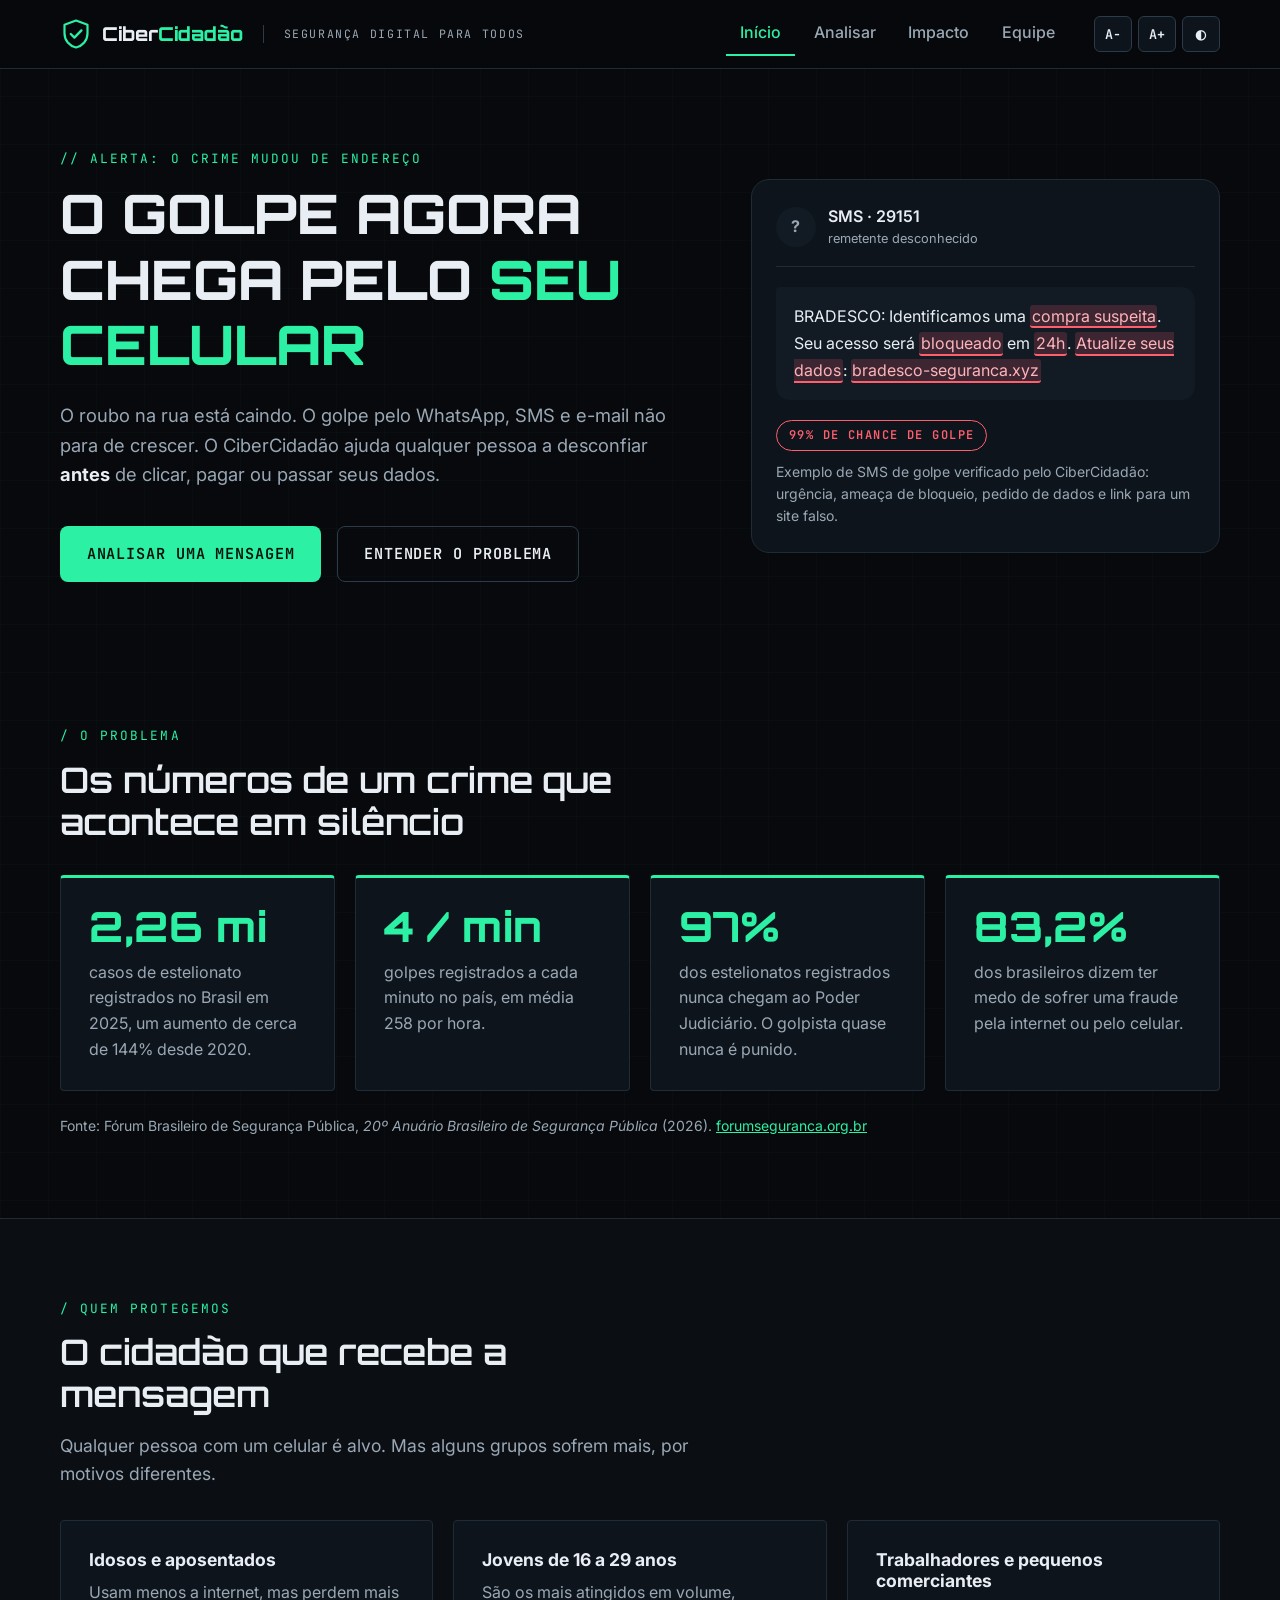
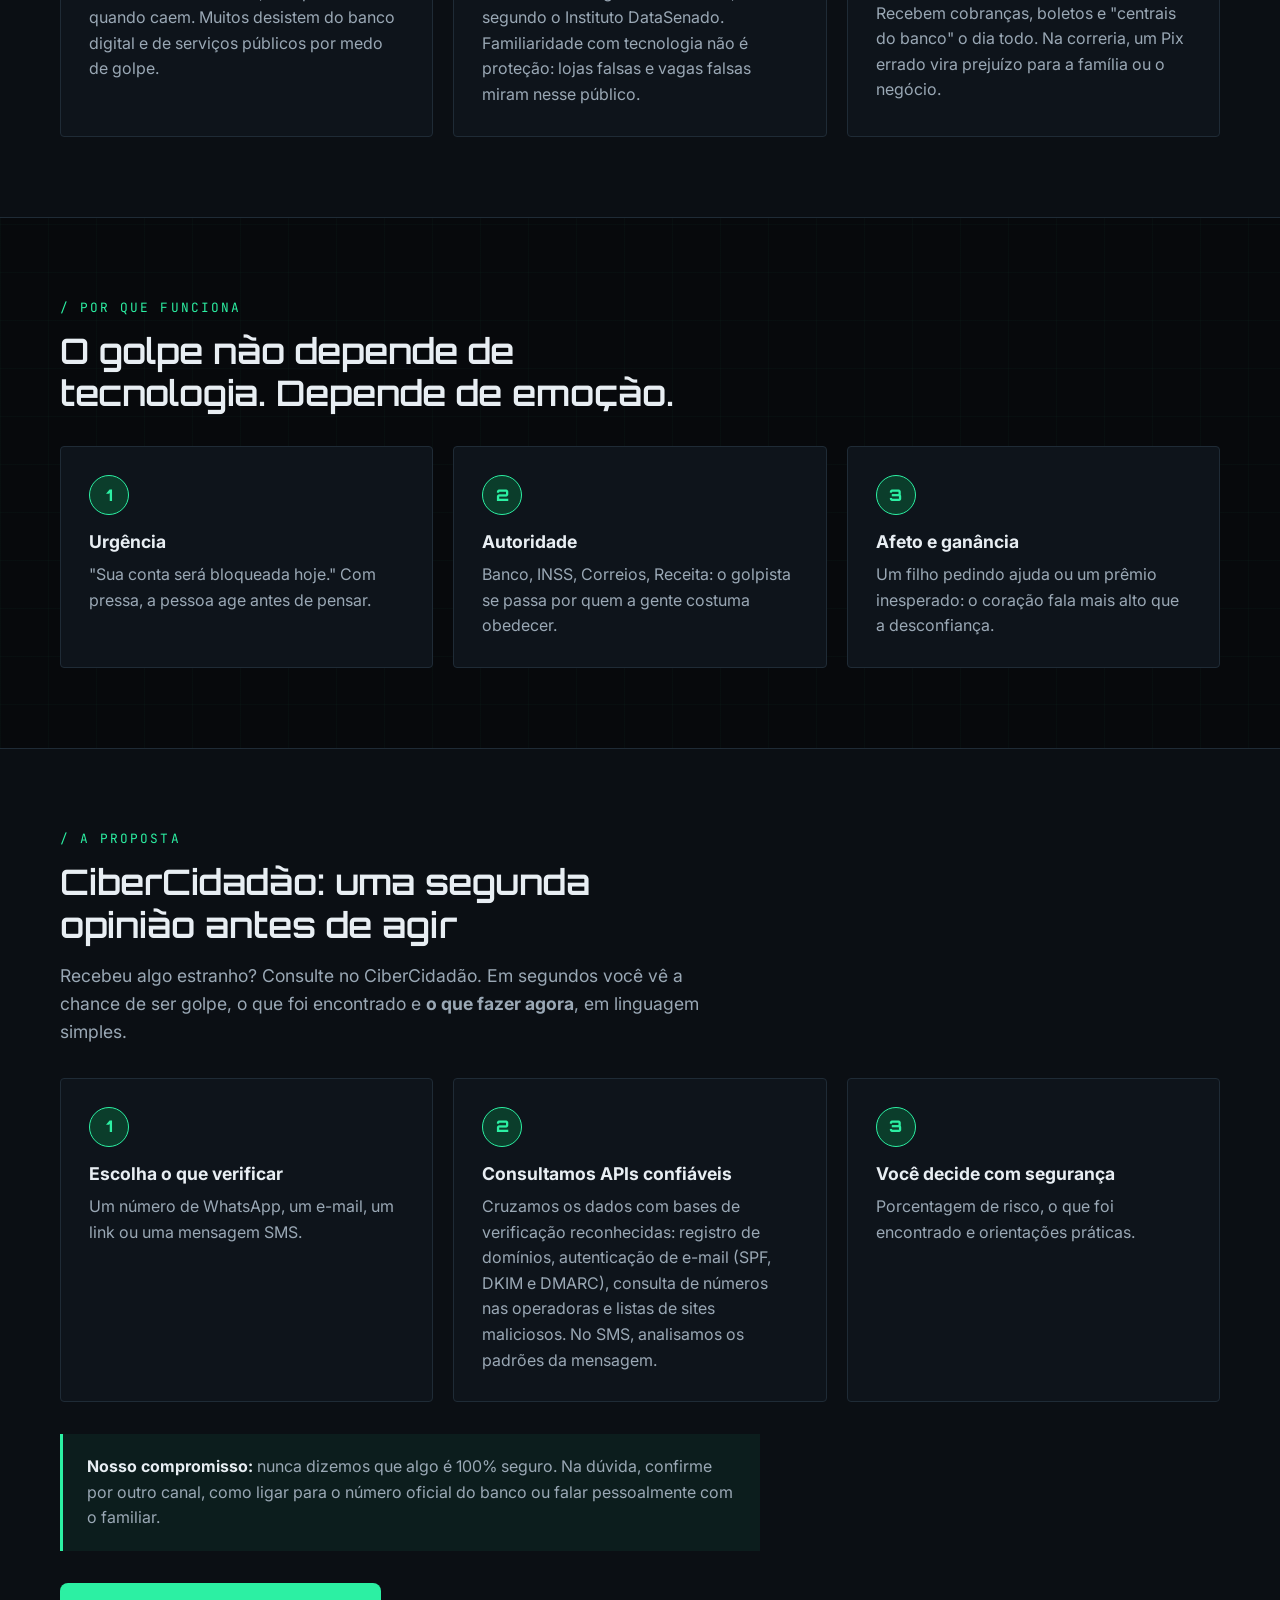
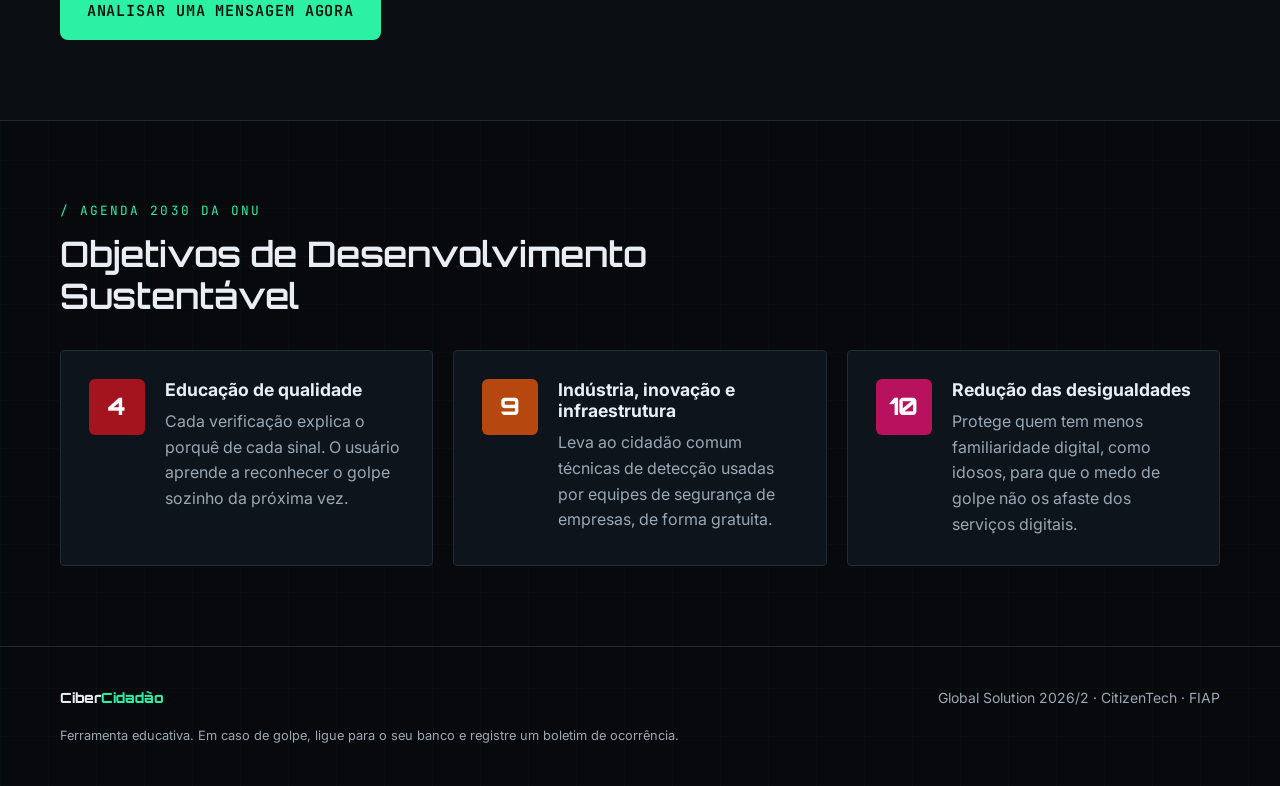
<file: index.html>
<!DOCTYPE html>
<html lang="pt-BR">
<head>
  <meta charset="UTF-8">
  <meta name="viewport" content="width=device-width, initial-scale=1.0">
  <title>CiberCidadão — Segurança digital para todos</title>
  <meta name="description" content="CiberCidadão: entenda o problema dos golpes digitais no Brasil e verifique se uma mensagem é golpe.">
  <link rel="icon" href="img/logo.svg" type="image/svg+xml">
  <link rel="preconnect" href="https://fonts.googleapis.com">
  <link rel="preconnect" href="https://fonts.gstatic.com" crossorigin>
  <link href="https://fonts.googleapis.com/css2?family=Orbitron:wght@600;800&family=JetBrains+Mono:wght@400;600&family=Inter:wght@400;500;600;700&display=swap" rel="stylesheet">
  <link rel="stylesheet" href="css/style.css">
</head>
<body>
  <a class="pular-conteudo" href="#conteudo">Pular para o conteúdo</a>

  <header class="cabecalho">
    <div class="cabecalho-conteudo">
      <a href="index.html" class="logo">
        <img src="img/logo.svg" alt="Escudo do CiberCidadão" width="32" height="32">
        <span>Ciber<span class="destaque">Cidadão</span></span>
      </a>
      <span class="slogan">Segurança digital para todos</span>

      <button class="botao-menu" type="button" aria-expanded="false" aria-controls="area-menu" aria-label="Abrir menu">
        <span class="icone-menu" aria-hidden="true"></span>
      </button>

      <div class="area-menu" id="area-menu">
        <nav aria-label="Menu principal">
          <ul class="menu">
            <li><a href="index.html" aria-current="page">Início</a></li>
            <li><a href="analisar.html">Analisar</a></li>
            <li><a href="impacto.html">Impacto</a></li>
            <li><a href="equipe.html">Equipe</a></li>
          </ul>
        </nav>
        <div class="acessibilidade" role="group" aria-label="Opções de acessibilidade">
          <button type="button" id="diminuir-fonte" aria-label="Diminuir tamanho do texto">A−</button>
          <button type="button" id="aumentar-fonte" aria-label="Aumentar tamanho do texto">A+</button>
          <button type="button" id="botao-contraste" aria-pressed="false" aria-label="Alto contraste">◐</button>
        </div>
      </div>
    </div>
  </header>

  <main id="conteudo">
    <!-- Topo: apresentação do problema -->
    <section class="hero" aria-labelledby="titulo-hero">
      <div class="container hero-conteudo">
        <div>
          <p class="etiqueta">// alerta: o crime mudou de endereço</p>
          <h1 id="titulo-hero" class="titulo-principal">O golpe agora chega pelo <span class="destaque">seu celular</span></h1>
          <p class="texto-grande">
            O roubo na rua está caindo. O golpe pelo WhatsApp, SMS e e-mail não para de crescer.
            O CiberCidadão ajuda qualquer pessoa a desconfiar <strong>antes</strong> de clicar, pagar ou passar seus dados.
          </p>
          <div class="grupo-botoes">
            <a href="analisar.html" class="botao botao-principal">Analisar uma mensagem</a>
            <a href="#problema" class="botao botao-secundario">Entender o problema</a>
          </div>
        </div>

        <figure class="mensagem-exemplo">
          <div class="mensagem-topo">
            <span class="avatar" aria-hidden="true">?</span>
            <div>
              <p class="contato">SMS · 29151</p>
              <p class="status-contato">remetente desconhecido</p>
            </div>
          </div>
          <blockquote class="balao">
            <p>BRADESCO: Identificamos uma <mark>compra suspeita</mark>. Seu acesso será <mark>bloqueado</mark> em <mark>24h</mark>. <mark>Atualize seus dados</mark>: <mark>bradesco-seguranca.xyz</mark></p>
          </blockquote>
          <figcaption>
            <span class="selo selo-alto">99% de chance de golpe</span>
            Exemplo de SMS de golpe verificado pelo CiberCidadão: urgência, ameaça de bloqueio, pedido de dados e link para um site falso.
          </figcaption>
        </figure>
      </div>
    </section>

    <!-- O problema em números -->
    <section id="problema" class="secao" aria-labelledby="titulo-problema">
      <div class="container">
        <p class="etiqueta">/ o problema</p>
        <h2 id="titulo-problema" class="titulo-secao">Os números de um crime que acontece em silêncio</h2>

        <ul class="grade">
          <li class="cartao cartao-destaque">
            <strong class="numero">2,26 mi</strong>
            <p>casos de estelionato registrados no Brasil em 2025, um aumento de cerca de 144% desde 2020.</p>
          </li>
          <li class="cartao cartao-destaque">
            <strong class="numero">4 / min</strong>
            <p>golpes registrados a cada minuto no país, em média 258 por hora.</p>
          </li>
          <li class="cartao cartao-destaque">
            <strong class="numero">97%</strong>
            <p>dos estelionatos registrados nunca chegam ao Poder Judiciário. O golpista quase nunca é punido.</p>
          </li>
          <li class="cartao cartao-destaque">
            <strong class="numero">83,2%</strong>
            <p>dos brasileiros dizem ter medo de sofrer uma fraude pela internet ou pelo celular.</p>
          </li>
        </ul>

        <p class="fonte">
          Fonte: Fórum Brasileiro de Segurança Pública, <cite>20º Anuário Brasileiro de Segurança Pública</cite> (2026).
          <a href="https://forumseguranca.org.br/" target="_blank" rel="noopener noreferrer">forumseguranca.org.br<span class="leitor-tela"> (abre em nova aba)</span></a>
        </p>
      </div>
    </section>

    <!-- Quem é o cidadão -->
    <section class="secao secao-escura" aria-labelledby="titulo-cidadao">
      <div class="container">
        <p class="etiqueta">/ quem protegemos</p>
        <h2 id="titulo-cidadao" class="titulo-secao">O cidadão que recebe a mensagem</h2>
        <p class="introducao">Qualquer pessoa com um celular é alvo. Mas alguns grupos sofrem mais, por motivos diferentes.</p>

        <div class="grade">
          <article class="cartao">
            <h3>Idosos e aposentados</h3>
            <p>Usam menos a internet, mas perdem mais quando caem. Muitos desistem do banco digital e de serviços públicos por medo de golpe.</p>
          </article>
          <article class="cartao">
            <h3>Jovens de 16 a 29 anos</h3>
            <p>São os mais atingidos em volume, segundo o Instituto DataSenado. Familiaridade com tecnologia não é proteção: lojas falsas e vagas falsas miram nesse público.</p>
          </article>
          <article class="cartao">
            <h3>Trabalhadores e pequenos comerciantes</h3>
            <p>Recebem cobranças, boletos e "centrais do banco" o dia todo. Na correria, um Pix errado vira prejuízo para a família ou o negócio.</p>
          </article>
        </div>
      </div>
    </section>

    <!-- Por que o golpe funciona -->
    <section class="secao" aria-labelledby="titulo-gatilhos">
      <div class="container">
        <p class="etiqueta">/ por que funciona</p>
        <h2 id="titulo-gatilhos" class="titulo-secao">O golpe não depende de tecnologia. Depende de emoção.</h2>

        <ol class="grade">
          <li class="cartao">
            <span class="circulo-numero" aria-hidden="true">1</span>
            <h3>Urgência</h3>
            <p>"Sua conta será bloqueada hoje." Com pressa, a pessoa age antes de pensar.</p>
          </li>
          <li class="cartao">
            <span class="circulo-numero" aria-hidden="true">2</span>
            <h3>Autoridade</h3>
            <p>Banco, INSS, Correios, Receita: o golpista se passa por quem a gente costuma obedecer.</p>
          </li>
          <li class="cartao">
            <span class="circulo-numero" aria-hidden="true">3</span>
            <h3>Afeto e ganância</h3>
            <p>Um filho pedindo ajuda ou um prêmio inesperado: o coração fala mais alto que a desconfiança.</p>
          </li>
        </ol>
      </div>
    </section>

    <!-- A solução -->
    <section class="secao secao-escura" aria-labelledby="titulo-solucao">
      <div class="container">
        <p class="etiqueta">/ a proposta</p>
        <h2 id="titulo-solucao" class="titulo-secao">CiberCidadão: uma segunda opinião antes de agir</h2>
        <p class="introducao">
          Recebeu algo estranho? Consulte no CiberCidadão. Em segundos você vê a chance de ser golpe,
          o que foi encontrado e <strong>o que fazer agora</strong>, em linguagem simples.
        </p>

        <ol class="grade">
          <li class="cartao">
            <span class="circulo-numero" aria-hidden="true">1</span>
            <h3>Escolha o que verificar</h3>
            <p>Um número de WhatsApp, um e-mail, um link ou uma mensagem SMS.</p>
          </li>
          <li class="cartao">
            <span class="circulo-numero" aria-hidden="true">2</span>
            <h3>Consultamos APIs confiáveis</h3>
            <p>Cruzamos os dados com bases de verificação reconhecidas: registro de domínios, autenticação de e-mail (SPF, DKIM e DMARC), consulta de números nas operadoras e listas de sites maliciosos. No SMS, analisamos os padrões da mensagem.</p>
          </li>
          <li class="cartao">
            <span class="circulo-numero" aria-hidden="true">3</span>
            <h3>Você decide com segurança</h3>
            <p>Porcentagem de risco, o que foi encontrado e orientações práticas.</p>
          </li>
        </ol>

        <p class="aviso">
          <strong>Nosso compromisso:</strong> nunca dizemos que algo é 100% seguro. Na dúvida, confirme por outro canal,
          como ligar para o número oficial do banco ou falar pessoalmente com o familiar.
        </p>

        <a href="analisar.html" class="botao botao-principal botao-grande">Analisar uma mensagem agora</a>
      </div>
    </section>

    <!-- ODS -->
    <section class="secao" aria-labelledby="titulo-ods">
      <div class="container">
        <p class="etiqueta">/ agenda 2030 da onu</p>
        <h2 id="titulo-ods" class="titulo-secao">Objetivos de Desenvolvimento Sustentável</h2>
        <div class="grade">
          <article class="cartao ods">
            <span class="ods-numero ods-4">4</span>
            <div>
              <h3>Educação de qualidade</h3>
              <p>Cada verificação explica o porquê de cada sinal. O usuário aprende a reconhecer o golpe sozinho da próxima vez.</p>
            </div>
          </article>
          <article class="cartao ods">
            <span class="ods-numero ods-9">9</span>
            <div>
              <h3>Indústria, inovação e infraestrutura</h3>
              <p>Leva ao cidadão comum técnicas de detecção usadas por equipes de segurança de empresas, de forma gratuita.</p>
            </div>
          </article>
          <article class="cartao ods">
            <span class="ods-numero ods-10">10</span>
            <div>
              <h3>Redução das desigualdades</h3>
              <p>Protege quem tem menos familiaridade digital, como idosos, para que o medo de golpe não os afaste dos serviços digitais.</p>
            </div>
          </article>
        </div>
      </div>
    </section>
  </main>

  <footer class="rodape">
    <div class="container rodape-conteudo">
      <p class="logo-rodape">Ciber<span class="destaque">Cidadão</span></p>
      <p>Global Solution 2026/2 · CitizenTech · FIAP</p>
      <p class="aviso-rodape">Ferramenta educativa. Em caso de golpe, ligue para o seu banco e registre um boletim de ocorrência.</p>
    </div>
  </footer>

  <script src="js/main.js"></script>
</body>
</html>
</file>
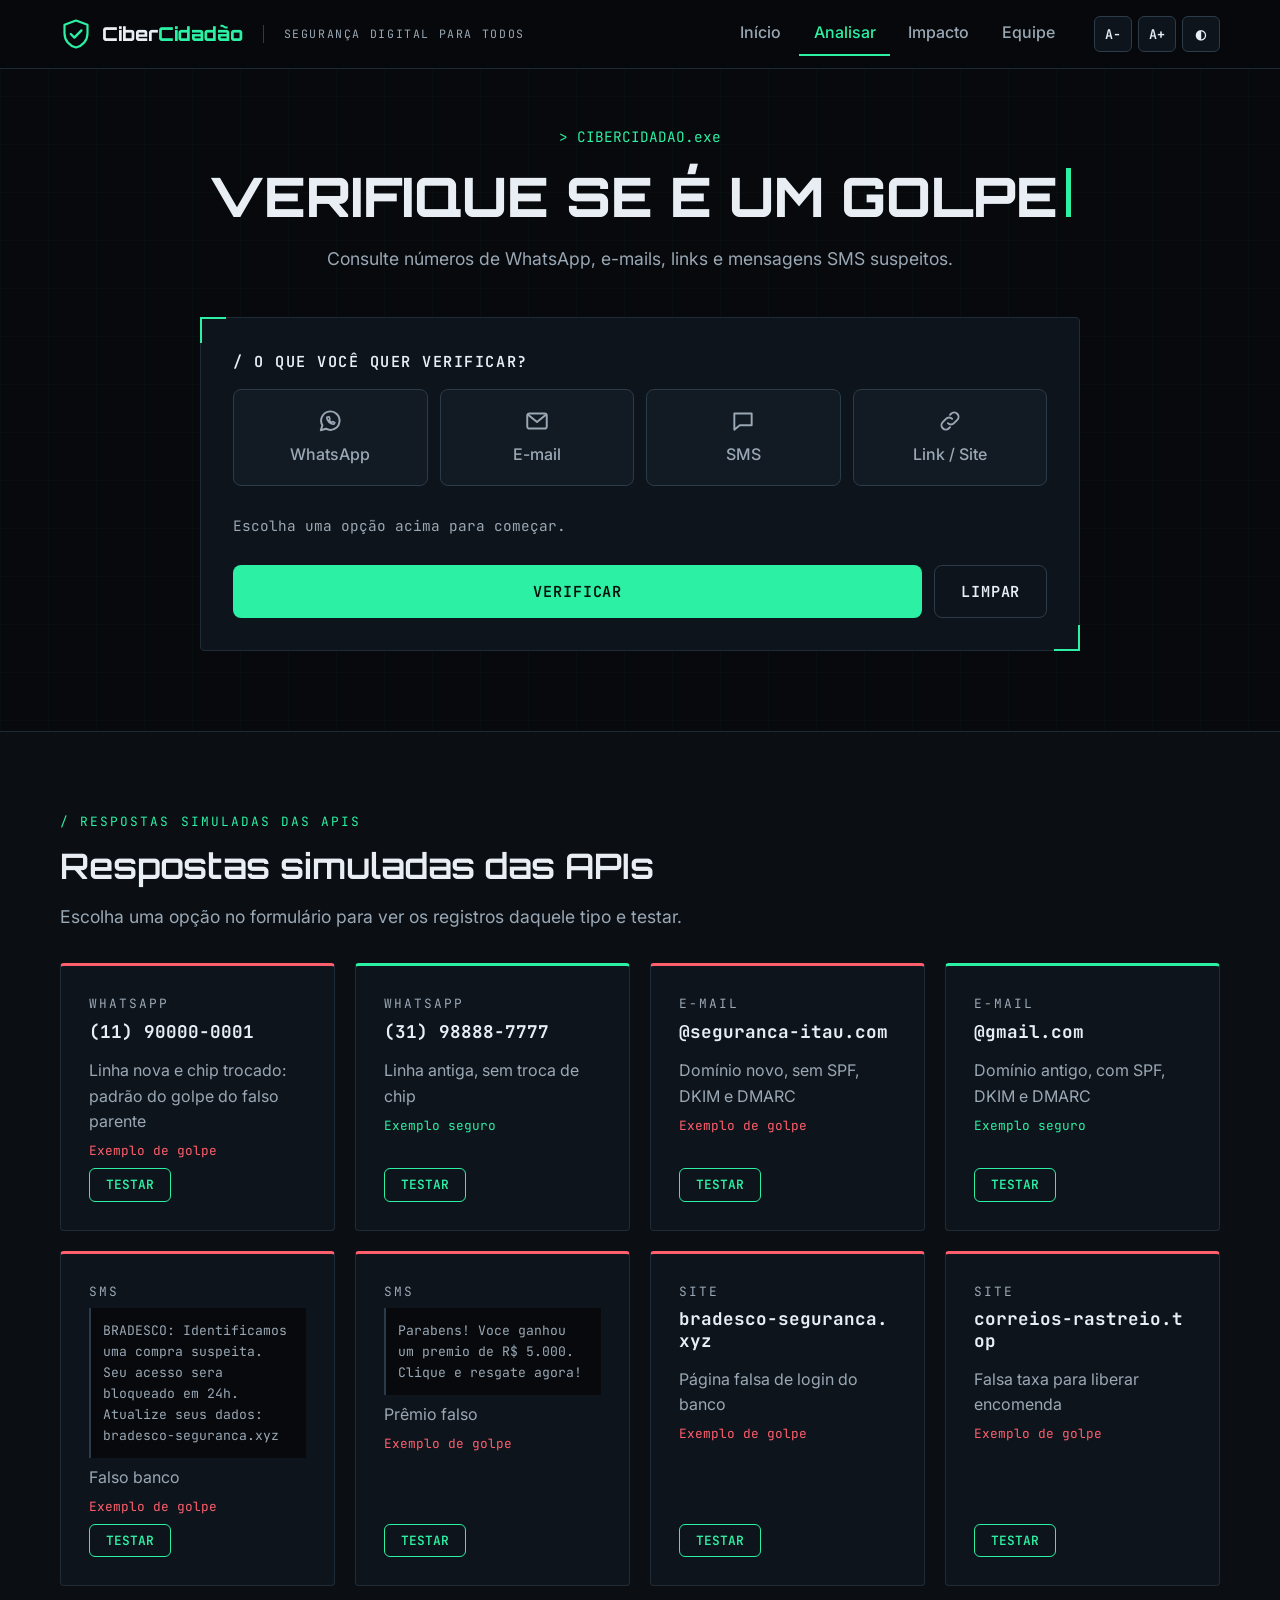
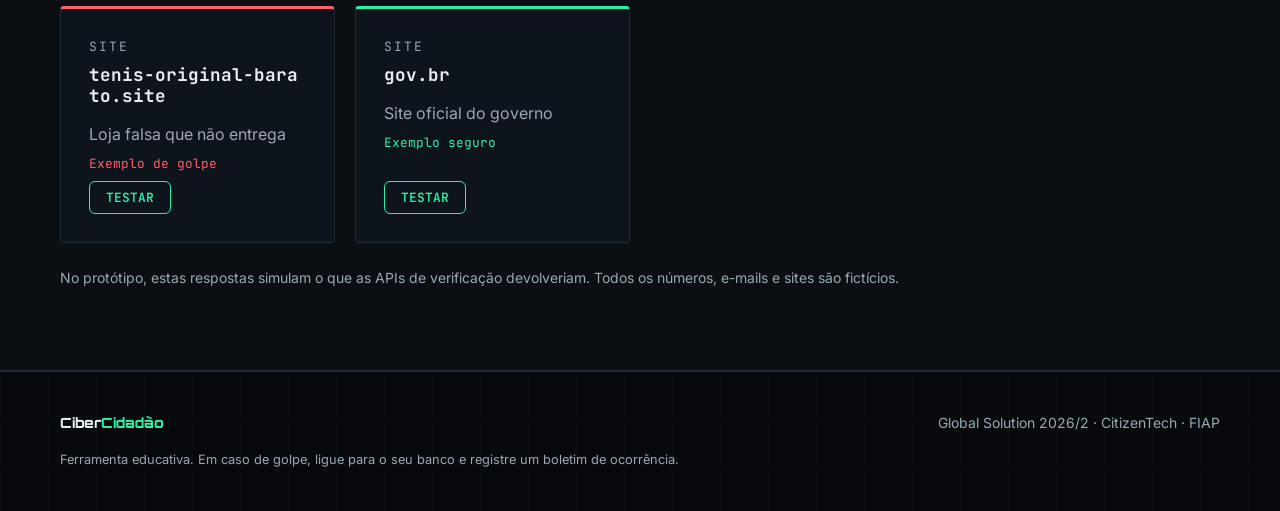
<file: analisar.html>
<!DOCTYPE html>
<html lang="pt-BR">
<head>
  <meta charset="UTF-8">
  <meta name="viewport" content="width=device-width, initial-scale=1.0">
  <title>Analisar — CiberCidadão</title>
  <meta name="description" content="Verifique números de WhatsApp, e-mails, links e SMS suspeitos e veja a chance de ser golpe.">
  <link rel="icon" href="img/logo.svg" type="image/svg+xml">
  <link rel="preconnect" href="https://fonts.googleapis.com">
  <link rel="preconnect" href="https://fonts.gstatic.com" crossorigin>
  <link href="https://fonts.googleapis.com/css2?family=Orbitron:wght@600;800&family=JetBrains+Mono:wght@400;600&family=Inter:wght@400;500;600;700&display=swap" rel="stylesheet">
  <link rel="stylesheet" href="css/style.css">
</head>
<body>
  <a class="pular-conteudo" href="#conteudo">Pular para o conteúdo</a>

  <header class="cabecalho">
    <div class="cabecalho-conteudo">
      <a href="index.html" class="logo">
        <img src="img/logo.svg" alt="Escudo do CiberCidadão" width="32" height="32">
        <span>Ciber<span class="destaque">Cidadão</span></span>
      </a>
      <span class="slogan">Segurança digital para todos</span>

      <button class="botao-menu" type="button" aria-expanded="false" aria-controls="area-menu" aria-label="Abrir menu">
        <span class="icone-menu" aria-hidden="true"></span>
      </button>

      <div class="area-menu" id="area-menu">
        <nav aria-label="Menu principal">
          <ul class="menu">
            <li><a href="index.html">Início</a></li>
            <li><a href="analisar.html" aria-current="page">Analisar</a></li>
            <li><a href="impacto.html">Impacto</a></li>
            <li><a href="equipe.html">Equipe</a></li>
          </ul>
        </nav>
        <div class="acessibilidade" role="group" aria-label="Opções de acessibilidade">
          <button type="button" id="diminuir-fonte" aria-label="Diminuir tamanho do texto">A−</button>
          <button type="button" id="aumentar-fonte" aria-label="Aumentar tamanho do texto">A+</button>
          <button type="button" id="botao-contraste" aria-pressed="false" aria-label="Alto contraste">◐</button>
        </div>
      </div>
    </div>
  </header>

  <main id="conteudo">
    <section class="analise" aria-labelledby="titulo-analise">
      <div class="container-estreito">
        <p class="tag-terminal">&gt; CIBERCIDADAO.exe</p>
        <h1 id="titulo-analise" class="titulo-principal centralizado">Verifique se é um golpe<span class="cursor" aria-hidden="true"></span></h1>
        <p class="subtitulo">Consulte números de WhatsApp, e-mails, links e mensagens SMS suspeitos.</p>

        <!-- Formulário -->
        <form id="formulario" class="painel" novalidate>
          <fieldset class="campo">
            <legend class="rotulo">/ O que você quer verificar?</legend>
            <div class="canais">
              <div class="canal">
                <input type="radio" id="canal-whatsapp" name="canal" value="whatsapp">
                <label for="canal-whatsapp">
                  <img src="img/whatsapp.svg" alt="" width="26" height="26">
                  WhatsApp
                </label>
              </div>
              <div class="canal">
                <input type="radio" id="canal-email" name="canal" value="email">
                <label for="canal-email">
                  <img src="img/email.svg" alt="" width="26" height="26">
                  E-mail
                </label>
              </div>
              <div class="canal">
                <input type="radio" id="canal-sms" name="canal" value="sms">
                <label for="canal-sms">
                  <img src="img/sms.svg" alt="" width="26" height="26">
                  SMS
                </label>
              </div>
              <div class="canal">
                <input type="radio" id="canal-link" name="canal" value="link">
                <label for="canal-link">
                  <img src="img/link.svg" alt="" width="26" height="26">
                  Link / Site
                </label>
              </div>
            </div>
            <p class="erro" id="erro-canal" aria-live="polite"></p>
          </fieldset>

          <p class="aviso-canal" id="aviso-canal">Escolha uma opção acima para começar.</p>

          <!-- Campo de uma linha: WhatsApp, e-mail e link -->
          <div class="campo" id="grupo-valor" hidden>
            <label for="valor" class="rotulo" id="rotulo-valor">/ Valor</label>
            <input type="text" id="valor" name="valor" autocomplete="off" aria-describedby="dica-valor erro-valor">
            <p class="dica" id="dica-valor"></p>
            <p class="erro" id="erro-valor" aria-live="polite"></p>
          </div>

          <!-- Caixa de texto: SMS -->
          <div class="campo" id="grupo-mensagem" hidden>
            <label for="mensagem" class="rotulo">/ Cole a mensagem SMS</label>
            <textarea id="mensagem" name="mensagem" rows="5" maxlength="1000"
              placeholder="Ex.: Sua conta será bloqueada. Clique no link..."
              aria-describedby="dica-mensagem erro-mensagem"></textarea>
            <p class="dica" id="dica-mensagem">Não cole senhas nem números de cartão.</p>
            <p class="erro" id="erro-mensagem" aria-live="polite"></p>
          </div>

          <div class="botoes-formulario">
            <button type="submit" class="botao botao-principal" id="botao-verificar">Verificar</button>
            <button type="reset" class="botao botao-limpar">Limpar</button>
          </div>

          <p class="mensagem-status" id="mensagem-status" role="status" aria-live="polite"></p>
        </form>

        <!-- "Terminal" com as etapas da verificação -->
        <ol class="terminal" id="terminal" aria-hidden="true" hidden></ol>

        <!-- Resultado -->
        <section class="resultado" id="resultado" aria-labelledby="titulo-resultado" hidden>
          <h2 id="titulo-resultado" class="leitor-tela">Resultado da verificação</h2>

          <div class="painel resumo">
            <p class="porcentagem" id="porcentagem">0%</p>
            <div class="resumo-texto">
              <p class="selo" id="selo">—</p>
              <p class="resultado-titulo" id="resultado-titulo">—</p>
              <p class="consultado" id="consultado"></p>
              <p class="alerta-golpe" id="alerta-golpe" hidden></p>
              <label class="leitor-tela" for="barra-risco">Chance de golpe</label>
              <progress class="barra-risco" id="barra-risco" max="100" value="0"></progress>
            </div>
          </div>

          <div class="resultado-colunas">
            <section class="painel" aria-labelledby="titulo-verificacoes">
              <h3 id="titulo-verificacoes">/ Verificações</h3>
              <ul class="lista-verificacoes" id="lista-verificacoes"></ul>
            </section>

            <section class="painel" aria-labelledby="titulo-acoes">
              <h3 id="titulo-acoes">/ O que fazer agora</h3>
              <ul class="lista-acoes" id="lista-acoes"></ul>
            </section>
          </div>
        </section>
      </div>
    </section>

    <!-- Respostas simuladas das APIs (array exibido na tela) -->
    <section class="secao secao-escura" aria-labelledby="titulo-respostas">
      <div class="container">
        <p class="etiqueta">/ respostas simuladas das apis</p>
        <h2 id="titulo-respostas" class="titulo-secao">Respostas simuladas das APIs</h2>
        <p class="introducao" id="descricao-respostas" aria-live="polite"></p>
        <div class="grade" id="lista-respostas"></div>
        <p class="fonte">No protótipo, estas respostas simulam o que as APIs de verificação devolveriam. Todos os números, e-mails e sites são fictícios.</p>
      </div>
    </section>
  </main>

  <footer class="rodape">
    <div class="container rodape-conteudo">
      <p class="logo-rodape">Ciber<span class="destaque">Cidadão</span></p>
      <p>Global Solution 2026/2 · CitizenTech · FIAP</p>
      <p class="aviso-rodape">Ferramenta educativa. Em caso de golpe, ligue para o seu banco e registre um boletim de ocorrência.</p>
    </div>
  </footer>

  <script src="js/main.js"></script>
  <script src="js/banco-de-dados.js"></script>
  <script src="js/verificadores/whatsapp.js"></script>
  <script src="js/verificadores/email.js"></script>
  <script src="js/verificadores/link.js"></script>
  <script src="js/verificadores/sms.js"></script>
  <script src="js/analisar.js"></script>
</body>
</html>
</file>
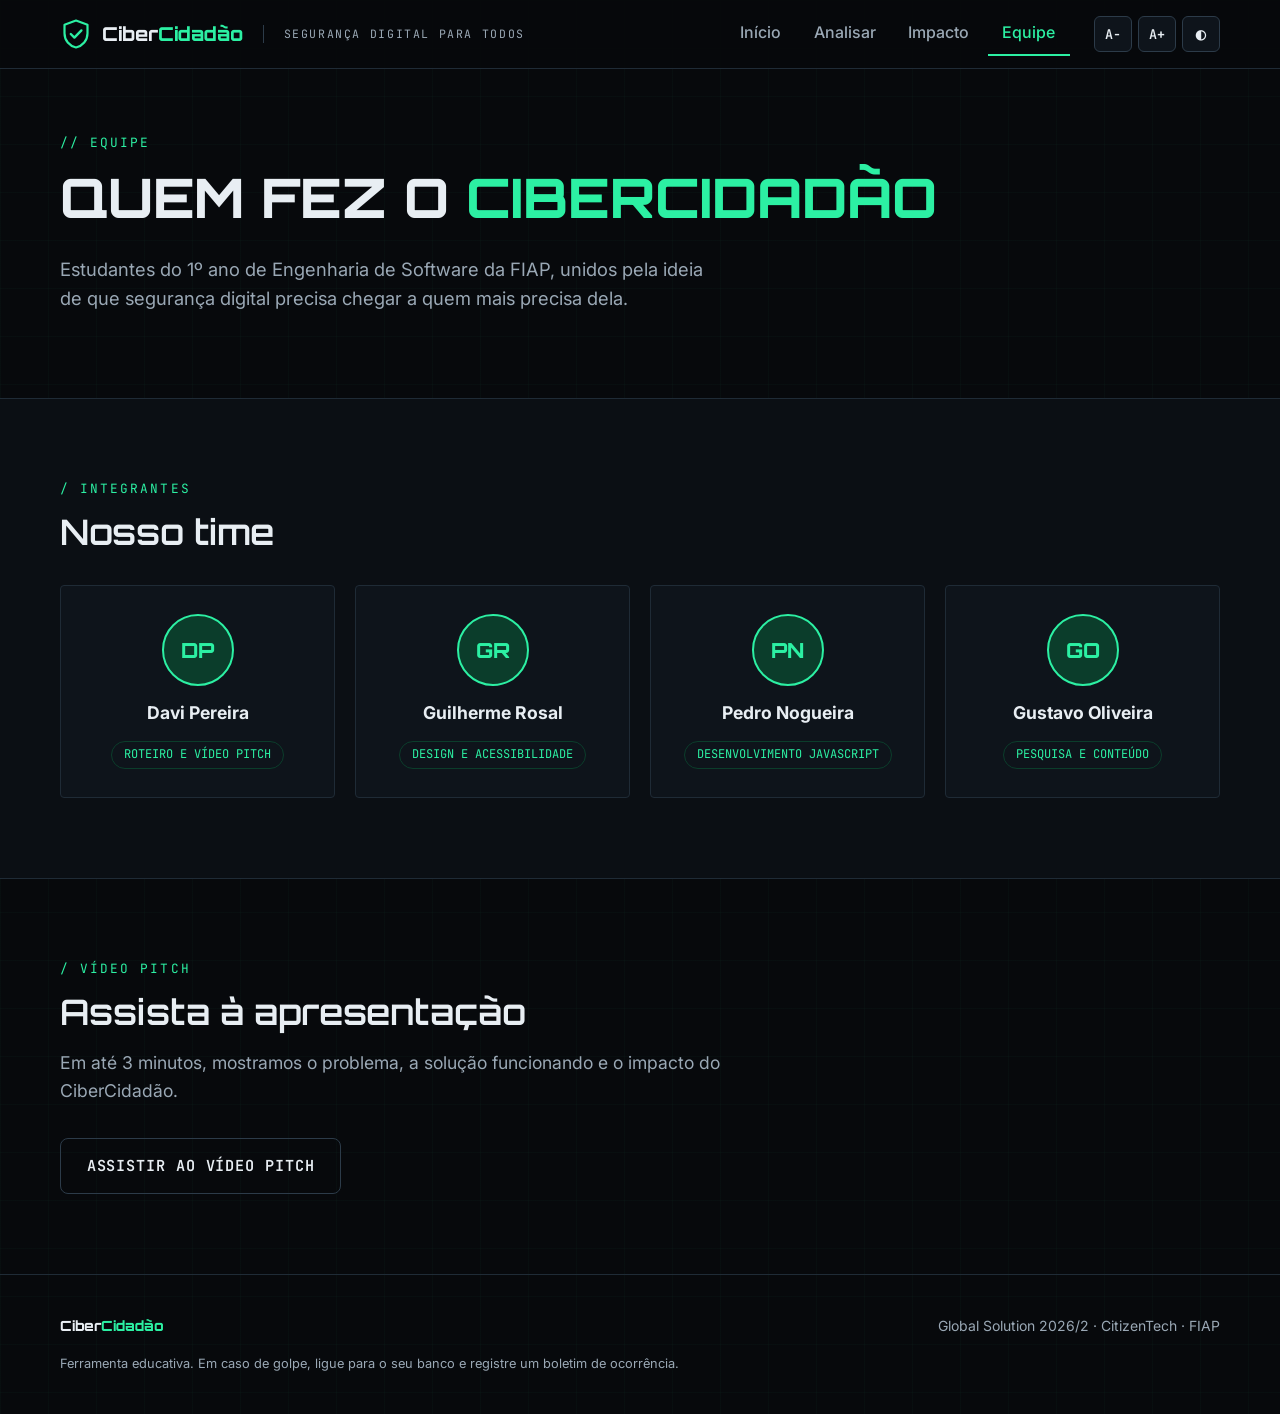
<file: equipe.html>
<!DOCTYPE html>
<html lang="pt-BR">
<head>
  <meta charset="UTF-8">
  <meta name="viewport" content="width=device-width, initial-scale=1.0">
  <title>Equipe — CiberCidadão</title>
  <meta name="description" content="Integrantes da equipe do CiberCidadão e link do vídeo pitch.">
  <link rel="icon" href="img/logo.svg" type="image/svg+xml">
  <link rel="preconnect" href="https://fonts.googleapis.com">
  <link rel="preconnect" href="https://fonts.gstatic.com" crossorigin>
  <link href="https://fonts.googleapis.com/css2?family=Orbitron:wght@600;800&family=JetBrains+Mono:wght@400;600&family=Inter:wght@400;500;600;700&display=swap" rel="stylesheet">
  <link rel="stylesheet" href="css/style.css">
</head>
<body>
  <a class="pular-conteudo" href="#conteudo">Pular para o conteúdo</a>

  <header class="cabecalho">
    <div class="cabecalho-conteudo">
      <a href="index.html" class="logo">
        <img src="img/logo.svg" alt="Escudo do CiberCidadão" width="32" height="32">
        <span>Ciber<span class="destaque">Cidadão</span></span>
      </a>
      <span class="slogan">Segurança digital para todos</span>

      <button class="botao-menu" type="button" aria-expanded="false" aria-controls="area-menu" aria-label="Abrir menu">
        <span class="icone-menu" aria-hidden="true"></span>
      </button>

      <div class="area-menu" id="area-menu">
        <nav aria-label="Menu principal">
          <ul class="menu">
            <li><a href="index.html">Início</a></li>
            <li><a href="analisar.html">Analisar</a></li>
            <li><a href="impacto.html">Impacto</a></li>
            <li><a href="equipe.html" aria-current="page">Equipe</a></li>
          </ul>
        </nav>
        <div class="acessibilidade" role="group" aria-label="Opções de acessibilidade">
          <button type="button" id="diminuir-fonte" aria-label="Diminuir tamanho do texto">A−</button>
          <button type="button" id="aumentar-fonte" aria-label="Aumentar tamanho do texto">A+</button>
          <button type="button" id="botao-contraste" aria-pressed="false" aria-label="Alto contraste">◐</button>
        </div>
      </div>
    </div>
  </header>

  <main id="conteudo">
    <section class="hero-pagina" aria-labelledby="titulo-equipe">
      <div class="container">
        <p class="etiqueta">// equipe</p>
        <h1 id="titulo-equipe" class="titulo-principal">Quem fez o <span class="destaque">CiberCidadão</span></h1>
        <p class="texto-grande">
          Estudantes do 1º ano de Engenharia de Software da FIAP, unidos pela ideia de que segurança digital
          precisa chegar a quem mais precisa dela.
        </p>
      </div>
    </section>

    <section class="secao secao-escura" aria-labelledby="titulo-integrantes">
      <div class="container">
        <p class="etiqueta">/ integrantes</p>
        <h2 id="titulo-integrantes" class="titulo-secao">Nosso time</h2>

        <ul class="grade">
          <li class="cartao membro">
            <span class="avatar-grande" aria-hidden="true">DP</span>
            <h3>Davi Pereira</h3>
            <p class="funcao">Roteiro e vídeo pitch</p>
          </li>
          <li class="cartao membro">
            <span class="avatar-grande" aria-hidden="true">GR</span>
            <h3>Guilherme Rosal</h3>
            <p class="funcao">Design e acessibilidade</p>
          </li>
          <li class="cartao membro">
            <span class="avatar-grande" aria-hidden="true">PN</span>
            <h3>Pedro Nogueira</h3>
            <p class="funcao">Desenvolvimento JavaScript</p>
          </li>
          <li class="cartao membro">
            <span class="avatar-grande" aria-hidden="true">GO</span>
            <h3>Gustavo Oliveira</h3>
            <p class="funcao">Pesquisa e conteúdo</p>
          </li>
        </ul>
      </div>
    </section>

    <section class="secao" aria-labelledby="titulo-pitch">
      <div class="container">
        <p class="etiqueta">/ vídeo pitch</p>
        <h2 id="titulo-pitch" class="titulo-secao">Assista à apresentação</h2>
        <p class="introducao">Em até 3 minutos, mostramos o problema, a solução funcionando e o impacto do CiberCidadão.</p>
        <a href="https://youtu.be/zhs_IEldlQg?is=x-PePsWpqb8F94fN" class="botao botao-secundario botao-grande">Assistir ao vídeo pitch</a>
      </div>
    </section>
  </main>

  <footer class="rodape">
    <div class="container rodape-conteudo">
      <p class="logo-rodape">Ciber<span class="destaque">Cidadão</span></p>
      <p>Global Solution 2026/2 · CitizenTech · FIAP</p>
      <p class="aviso-rodape">Ferramenta educativa. Em caso de golpe, ligue para o seu banco e registre um boletim de ocorrência.</p>
    </div>
  </footer>

  <script src="js/main.js"></script>
</body>
</html>
</file>
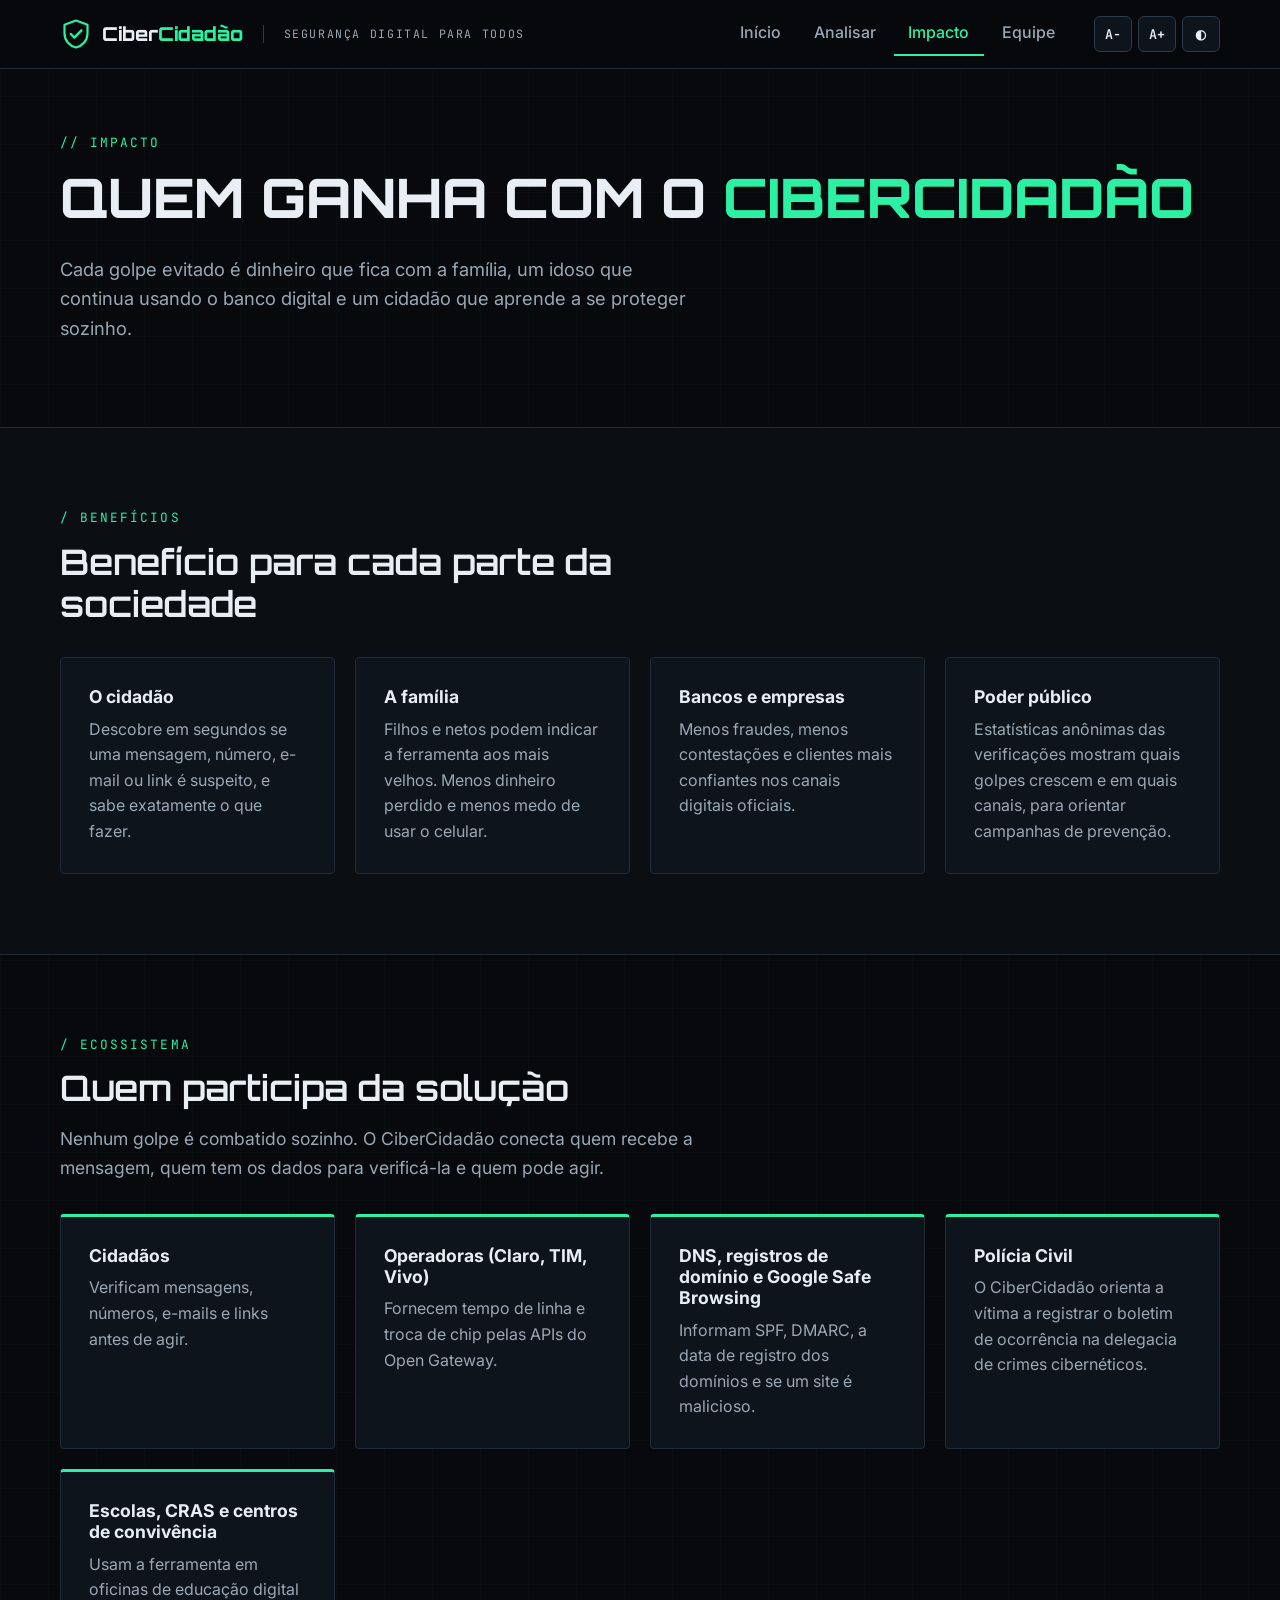
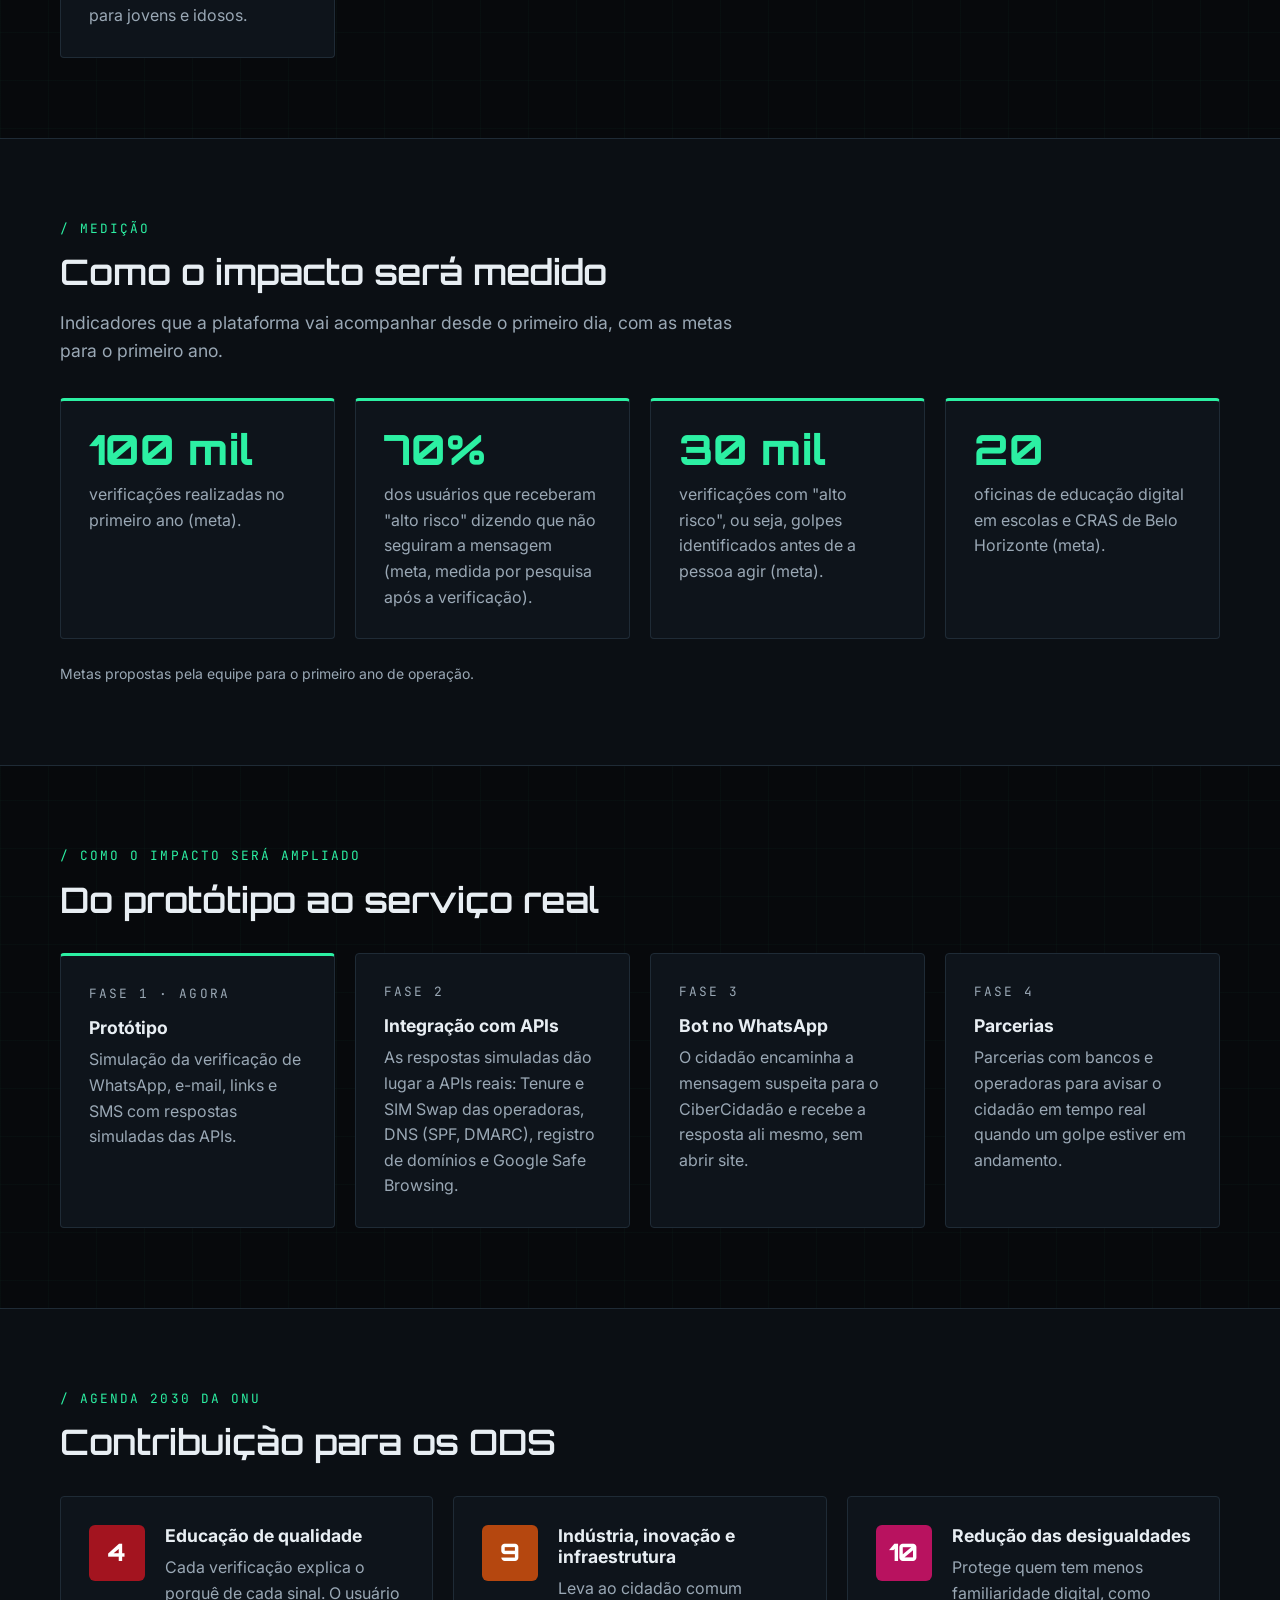
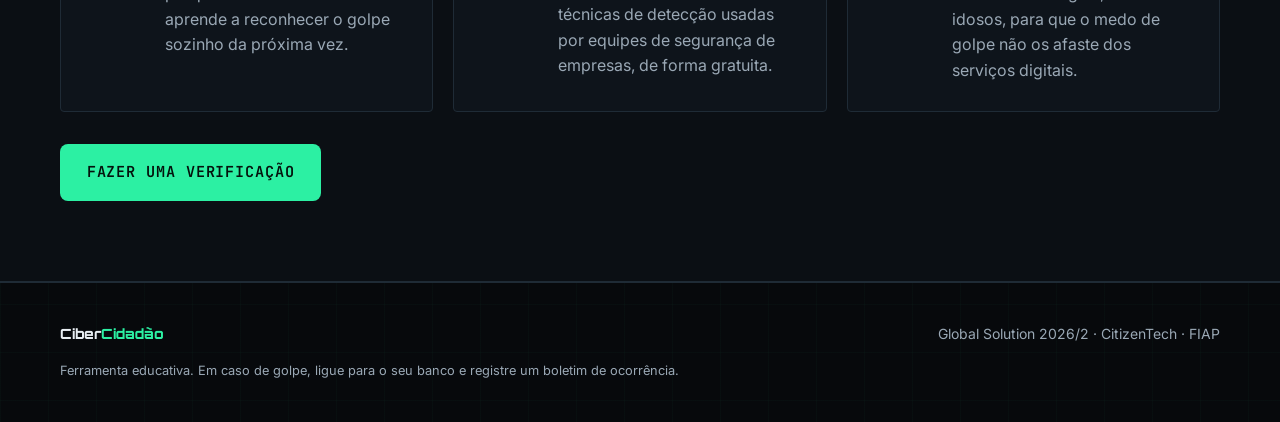
<file: impacto.html>
<!DOCTYPE html>
<html lang="pt-BR">
<head>
  <meta charset="UTF-8">
  <meta name="viewport" content="width=device-width, initial-scale=1.0">
  <title>Impacto — CiberCidadão</title>
  <meta name="description" content="Quem ganha com o CiberCidadão, quem participa da solução e como o impacto será medido e ampliado.">
  <link rel="icon" href="img/logo.svg" type="image/svg+xml">
  <link rel="preconnect" href="https://fonts.googleapis.com">
  <link rel="preconnect" href="https://fonts.gstatic.com" crossorigin>
  <link href="https://fonts.googleapis.com/css2?family=Orbitron:wght@600;800&family=JetBrains+Mono:wght@400;600&family=Inter:wght@400;500;600;700&display=swap" rel="stylesheet">
  <link rel="stylesheet" href="css/style.css">
</head>
<body>
  <a class="pular-conteudo" href="#conteudo">Pular para o conteúdo</a>

  <header class="cabecalho">
    <div class="cabecalho-conteudo">
      <a href="index.html" class="logo">
        <img src="img/logo.svg" alt="Escudo do CiberCidadão" width="32" height="32">
        <span>Ciber<span class="destaque">Cidadão</span></span>
      </a>
      <span class="slogan">Segurança digital para todos</span>

      <button class="botao-menu" type="button" aria-expanded="false" aria-controls="area-menu" aria-label="Abrir menu">
        <span class="icone-menu" aria-hidden="true"></span>
      </button>

      <div class="area-menu" id="area-menu">
        <nav aria-label="Menu principal">
          <ul class="menu">
            <li><a href="index.html">Início</a></li>
            <li><a href="analisar.html">Analisar</a></li>
            <li><a href="impacto.html" aria-current="page">Impacto</a></li>
            <li><a href="equipe.html">Equipe</a></li>
          </ul>
        </nav>
        <div class="acessibilidade" role="group" aria-label="Opções de acessibilidade">
          <button type="button" id="diminuir-fonte" aria-label="Diminuir tamanho do texto">A−</button>
          <button type="button" id="aumentar-fonte" aria-label="Aumentar tamanho do texto">A+</button>
          <button type="button" id="botao-contraste" aria-pressed="false" aria-label="Alto contraste">◐</button>
        </div>
      </div>
    </div>
  </header>

  <main id="conteudo">
    <section class="hero-pagina" aria-labelledby="titulo-impacto">
      <div class="container">
        <p class="etiqueta">// impacto</p>
        <h1 id="titulo-impacto" class="titulo-principal">Quem ganha com o <span class="destaque">CiberCidadão</span></h1>
        <p class="texto-grande">
          Cada golpe evitado é dinheiro que fica com a família, um idoso que continua usando o banco digital
          e um cidadão que aprende a se proteger sozinho.
        </p>
      </div>
    </section>

    <!-- Quem ganha -->
    <section class="secao secao-escura" aria-labelledby="titulo-beneficios">
      <div class="container">
        <p class="etiqueta">/ benefícios</p>
        <h2 id="titulo-beneficios" class="titulo-secao">Benefício para cada parte da sociedade</h2>

        <div class="grade">
          <article class="cartao">
            <h3>O cidadão</h3>
            <p>Descobre em segundos se uma mensagem, número, e-mail ou link é suspeito, e sabe exatamente o que fazer.</p>
          </article>
          <article class="cartao">
            <h3>A família</h3>
            <p>Filhos e netos podem indicar a ferramenta aos mais velhos. Menos dinheiro perdido e menos medo de usar o celular.</p>
          </article>
          <article class="cartao">
            <h3>Bancos e empresas</h3>
            <p>Menos fraudes, menos contestações e clientes mais confiantes nos canais digitais oficiais.</p>
          </article>
          <article class="cartao">
            <h3>Poder público</h3>
            <p>Estatísticas anônimas das verificações mostram quais golpes crescem e em quais canais, para orientar campanhas de prevenção.</p>
          </article>
        </div>
      </div>
    </section>

    <!-- Ecossistema -->
    <section class="secao" aria-labelledby="titulo-ecossistema">
      <div class="container">
        <p class="etiqueta">/ ecossistema</p>
        <h2 id="titulo-ecossistema" class="titulo-secao">Quem participa da solução</h2>
        <p class="introducao">Nenhum golpe é combatido sozinho. O CiberCidadão conecta quem recebe a mensagem, quem tem os dados para verificá-la e quem pode agir.</p>

        <ul class="grade">
          <li class="cartao cartao-destaque">
            <h3>Cidadãos</h3>
            <p>Verificam mensagens, números, e-mails e links antes de agir.</p>
          </li>
          <li class="cartao cartao-destaque">
            <h3>Operadoras (Claro, TIM, Vivo)</h3>
            <p>Fornecem tempo de linha e troca de chip pelas APIs do Open Gateway.</p>
          </li>
          <li class="cartao cartao-destaque">
            <h3>DNS, registros de domínio e Google Safe Browsing</h3>
            <p>Informam SPF, DMARC, a data de registro dos domínios e se um site é malicioso.</p>
          </li>
          <li class="cartao cartao-destaque">
            <h3>Polícia Civil</h3>
            <p>O CiberCidadão orienta a vítima a registrar o boletim de ocorrência na delegacia de crimes cibernéticos.</p>
          </li>
          <li class="cartao cartao-destaque">
            <h3>Escolas, CRAS e centros de convivência</h3>
            <p>Usam a ferramenta em oficinas de educação digital para jovens e idosos.</p>
          </li>
        </ul>
      </div>
    </section>

    <!-- Como medir -->
    <section class="secao secao-escura" aria-labelledby="titulo-medicao">
      <div class="container">
        <p class="etiqueta">/ medição</p>
        <h2 id="titulo-medicao" class="titulo-secao">Como o impacto será medido</h2>
        <p class="introducao">Indicadores que a plataforma vai acompanhar desde o primeiro dia, com as metas para o primeiro ano.</p>

        <ul class="grade">
          <li class="cartao cartao-destaque">
            <strong class="numero">100 mil</strong>
            <p>verificações realizadas no primeiro ano (meta).</p>
          </li>
          <li class="cartao cartao-destaque">
            <strong class="numero">70%</strong>
            <p>dos usuários que receberam "alto risco" dizendo que não seguiram a mensagem (meta, medida por pesquisa após a verificação).</p>
          </li>
          <li class="cartao cartao-destaque">
            <strong class="numero">30 mil</strong>
            <p>verificações com "alto risco", ou seja, golpes identificados antes de a pessoa agir (meta).</p>
          </li>
          <li class="cartao cartao-destaque">
            <strong class="numero">20</strong>
            <p>oficinas de educação digital em escolas e CRAS de Belo Horizonte (meta).</p>
          </li>
        </ul>
        <p class="fonte">Metas propostas pela equipe para o primeiro ano de operação.</p>
      </div>
    </section>

    <!-- Evolução -->
    <section class="secao" aria-labelledby="titulo-evolucao">
      <div class="container">
        <p class="etiqueta">/ como o impacto será ampliado</p>
        <h2 id="titulo-evolucao" class="titulo-secao">Do protótipo ao serviço real</h2>

        <ol class="grade">
          <li class="cartao cartao-destaque">
            <p class="etiqueta">Fase 1 · agora</p>
            <h3>Protótipo</h3>
            <p>Simulação da verificação de WhatsApp, e-mail, links e SMS com respostas simuladas das APIs.</p>
          </li>
          <li class="cartao">
            <p class="etiqueta">Fase 2</p>
            <h3>Integração com APIs</h3>
            <p>As respostas simuladas dão lugar a APIs reais: Tenure e SIM Swap das operadoras, DNS (SPF, DMARC), registro de domínios e Google Safe Browsing.</p>
          </li>
          <li class="cartao">
            <p class="etiqueta">Fase 3</p>
            <h3>Bot no WhatsApp</h3>
            <p>O cidadão encaminha a mensagem suspeita para o CiberCidadão e recebe a resposta ali mesmo, sem abrir site.</p>
          </li>
          <li class="cartao">
            <p class="etiqueta">Fase 4</p>
            <h3>Parcerias</h3>
            <p>Parcerias com bancos e operadoras para avisar o cidadão em tempo real quando um golpe estiver em andamento.</p>
          </li>
        </ol>
      </div>
    </section>

    <!-- ODS -->
    <section class="secao secao-escura" aria-labelledby="titulo-ods">
      <div class="container">
        <p class="etiqueta">/ agenda 2030 da onu</p>
        <h2 id="titulo-ods" class="titulo-secao">Contribuição para os ODS</h2>
        <div class="grade">
          <article class="cartao ods">
            <span class="ods-numero ods-4">4</span>
            <div>
              <h3>Educação de qualidade</h3>
              <p>Cada verificação explica o porquê de cada sinal. O usuário aprende a reconhecer o golpe sozinho da próxima vez.</p>
            </div>
          </article>
          <article class="cartao ods">
            <span class="ods-numero ods-9">9</span>
            <div>
              <h3>Indústria, inovação e infraestrutura</h3>
              <p>Leva ao cidadão comum técnicas de detecção usadas por equipes de segurança de empresas, de forma gratuita.</p>
            </div>
          </article>
          <article class="cartao ods">
            <span class="ods-numero ods-10">10</span>
            <div>
              <h3>Redução das desigualdades</h3>
              <p>Protege quem tem menos familiaridade digital, como idosos, para que o medo de golpe não os afaste dos serviços digitais.</p>
            </div>
          </article>
        </div>

        <a href="analisar.html" class="botao botao-principal botao-grande">Fazer uma verificação</a>
      </div>
    </section>
  </main>

  <footer class="rodape">
    <div class="container rodape-conteudo">
      <p class="logo-rodape">Ciber<span class="destaque">Cidadão</span></p>
      <p>Global Solution 2026/2 · CitizenTech · FIAP</p>
      <p class="aviso-rodape">Ferramenta educativa. Em caso de golpe, ligue para o seu banco e registre um boletim de ocorrência.</p>
    </div>
  </footer>

  <script src="js/main.js"></script>
</body>
</html>
</file>
<file: css/style.css>
/* =========================================================
   CiberCidadão — Estilos

   1. Cores e fontes
   2. Base
   3. Acessibilidade
   4. Cabeçalho e menu
   5. Elementos comuns (títulos, botões, grade, cartões)
   6. Página inicial
   7. Página Analisar
   8. Página Equipe
   9. Rodapé
   10. Alto contraste
   11. Celular e tablet
   ========================================================= */

/* ---------- 1. Cores e fontes ---------- */
:root {
  --fundo: #07090c;
  --fundo-escuro: #0b0f14;
  --painel: #0e141b;
  --painel-claro: #121a23;
  --borda: #1f2b36;
  --borda-forte: #2c3b49;

  --texto: #e8eef3;
  --texto-suave: #9aa8b5;

  --verde: #2cf0a3;
  --verde-escuro: #0b3d2b;
  --verde-brilho: rgba(44, 240, 163, 0.18);
  --amarelo: #ffc94a;
  --vermelho: #ff5f6d;

  --fonte-titulo: "Orbitron", "Segoe UI", sans-serif;
  --fonte-codigo: "JetBrains Mono", "Consolas", monospace;
  --fonte-texto: "Inter", "Segoe UI", system-ui, sans-serif;
}

/* Tamanhos do texto controlados pelos botões A− / A+ */
html.fonte-0 { font-size: 87.5%; }
html.fonte-1 { font-size: 100%; }
html.fonte-2 { font-size: 112.5%; }
html.fonte-3 { font-size: 125%; }
html.fonte-4 { font-size: 137.5%; }

/* ---------- 2. Base ---------- */
*,
*::before,
*::after {
  box-sizing: border-box;
}

html {
  scroll-behavior: smooth;
  scroll-padding-top: 5rem;
}

body {
  margin: 0;
  background-color: var(--fundo);
  background-image:
    linear-gradient(rgba(44, 240, 163, 0.025) 1px, transparent 1px),
    linear-gradient(90deg, rgba(44, 240, 163, 0.025) 1px, transparent 1px);
  background-size: 48px 48px;
  color: var(--texto);
  font-family: var(--fonte-texto);
  line-height: 1.6;
}

img {
  display: block;
  max-width: 100%;
}

h1,
h2,
h3 {
  margin: 0;
  line-height: 1.2;
}

p {
  margin: 0;
}

a {
  color: var(--verde);
}

[hidden] {
  display: none !important;
}

mark {
  padding: 0.05em 0.1em;
  background: rgba(255, 95, 109, 0.18);
  color: #ffb3ba;
  border-bottom: 2px solid var(--vermelho);
  border-radius: 3px;
}

/* ---------- 3. Acessibilidade ---------- */

/* Texto só para leitores de tela */
.leitor-tela {
  position: absolute;
  width: 1px;
  height: 1px;
  overflow: hidden;
  clip: rect(0, 0, 0, 0);
  white-space: nowrap;
}

/* Link "Pular para o conteúdo": aparece ao usar Tab */
.pular-conteudo {
  position: absolute;
  top: -100px;
  left: 1rem;
  z-index: 100;
  padding: 0.75rem 1.25rem;
  background: var(--verde);
  color: #04120c;
  font-weight: 700;
  border-radius: 8px;
  text-decoration: none;
}

.pular-conteudo:focus {
  top: 1rem;
}

/* Contorno visível ao navegar pelo teclado */
:focus-visible {
  outline: 3px solid var(--verde);
  outline-offset: 3px;
}

/* Quem prefere menos movimento não vê animações */
@media (prefers-reduced-motion: reduce) {
  * {
    animation: none !important;
    transition: none !important;
    scroll-behavior: auto !important;
  }
}

/* ---------- 4. Cabeçalho e menu ---------- */
.cabecalho {
  position: sticky;
  top: 0;
  z-index: 50;
  background: rgba(7, 9, 12, 0.9);
  border-bottom: 1px solid var(--borda);
}

.cabecalho-conteudo {
  display: flex;
  align-items: center;
  gap: 1.25rem;
  width: min(100% - 2.5rem, 1160px);
  min-height: 4.25rem;
  margin-inline: auto;
}

.logo {
  display: flex;
  align-items: center;
  gap: 0.6rem;
  color: var(--texto);
  font-family: var(--fonte-titulo);
  font-size: 1.2rem;
  font-weight: 800;
  text-decoration: none;
}

.slogan {
  padding-left: 1.25rem;
  border-left: 1px solid var(--borda-forte);
  color: var(--texto-suave);
  font-family: var(--fonte-codigo);
  font-size: 0.72rem;
  letter-spacing: 0.14em;
  text-transform: uppercase;
}

.area-menu {
  display: flex;
  align-items: center;
  gap: 1.5rem;
  margin-left: auto;
}

.menu {
  display: flex;
  gap: 0.25rem;
  margin: 0;
  padding: 0;
  list-style: none;
}

.menu a {
  display: block;
  padding: 0.5rem 0.9rem;
  color: var(--texto-suave);
  font-weight: 500;
  text-decoration: none;
  border-bottom: 2px solid transparent;
}

.menu a:hover {
  color: var(--texto);
}

/* Página atual */
.menu a[aria-current="page"] {
  color: var(--verde);
  border-bottom-color: var(--verde);
}

.acessibilidade {
  display: flex;
  gap: 0.35rem;
}

.acessibilidade button {
  min-width: 2.4rem;
  height: 2.2rem;
  background: var(--painel);
  color: var(--texto);
  font-family: var(--fonte-codigo);
  font-weight: 600;
  border: 1px solid var(--borda-forte);
  border-radius: 6px;
  cursor: pointer;
}

.acessibilidade button:hover:not(:disabled) {
  border-color: var(--verde);
  color: var(--verde);
}

.acessibilidade button:disabled {
  opacity: 0.4;
  cursor: not-allowed;
}

.acessibilidade button[aria-pressed="true"] {
  background: var(--verde);
  color: #04120c;
}

/* Botão de menu (só aparece no celular) */
.botao-menu {
  display: none;
  width: 2.75rem;
  height: 2.75rem;
  margin-left: auto;
  background: transparent;
  border: 1px solid var(--borda-forte);
  border-radius: 8px;
  cursor: pointer;
}

/* As três linhas do ícone de menu */
.icone-menu,
.icone-menu::before,
.icone-menu::after {
  display: block;
  width: 1.2rem;
  height: 2px;
  margin: 0 auto;
  background: var(--texto);
}

.icone-menu {
  position: relative;
}

.icone-menu::before,
.icone-menu::after {
  content: "";
  position: absolute;
}

.icone-menu::before { top: -6px; }
.icone-menu::after { top: 6px; }

/* ---------- 5. Elementos comuns ---------- */
.container {
  width: min(100% - 2.5rem, 1160px);
  margin-inline: auto;
}

.container-estreito {
  width: min(100% - 2.5rem, 880px);
  margin-inline: auto;
}

.destaque {
  color: var(--verde);
}

/* Texto pequeno acima dos títulos: "/ o problema" */
.etiqueta {
  margin-bottom: 0.75rem;
  color: var(--verde);
  font-family: var(--fonte-codigo);
  font-size: 0.8rem;
  letter-spacing: 0.16em;
  text-transform: uppercase;
}

.titulo-principal {
  font-family: var(--fonte-titulo);
  font-size: clamp(2rem, 5vw, 3.4rem);
  font-weight: 800;
  text-transform: uppercase;
}

.centralizado {
  text-align: center;
}

.titulo-secao {
  max-width: 22ch;
  margin-bottom: 1rem;
  font-family: var(--fonte-titulo);
  font-size: clamp(1.5rem, 3.2vw, 2.2rem);
  font-weight: 600;
}

.secao {
  padding: 5rem 0;
}

.secao-escura {
  background: var(--fundo-escuro);
  border-block: 1px solid var(--borda);
}

.introducao {
  max-width: 62ch;
  color: var(--texto-suave);
  font-size: 1.1rem;
}

.fonte {
  margin-top: 1.5rem;
  color: var(--texto-suave);
  font-size: 0.875rem;
}

.aviso {
  max-width: 70ch;
  margin-top: 2rem;
  padding: 1.25rem 1.5rem;
  color: var(--texto-suave);
  background: rgba(44, 240, 163, 0.06);
  border-left: 3px solid var(--verde);
}

.aviso strong {
  color: var(--texto);
}

/* Botões */
.botao {
  display: inline-flex;
  align-items: center;
  justify-content: center;
  padding: 0.95rem 1.6rem;
  font-family: var(--fonte-codigo);
  font-size: 0.95rem;
  font-weight: 600;
  letter-spacing: 0.06em;
  text-transform: uppercase;
  text-decoration: none;
  border: 1px solid transparent;
  border-radius: 8px;
  cursor: pointer;
}

.botao-principal {
  background: var(--verde);
  color: #04120c;
}

.botao-principal:hover:not(:disabled) {
  box-shadow: 0 0 28px var(--verde-brilho);
}

.botao-principal:disabled {
  opacity: 0.6;
  cursor: wait;
}

.botao-secundario,
.botao-limpar {
  background: transparent;
  color: var(--texto);
  border-color: var(--borda-forte);
}

.botao-secundario:hover,
.botao-limpar:hover {
  color: var(--verde);
  border-color: var(--verde);
}

.botao-grande {
  margin-top: 2rem;
}

/* Selo de risco: "Alto risco", "Atenção", "Baixo risco" */
.selo {
  display: inline-block;
  padding: 0.3rem 0.75rem;
  font-family: var(--fonte-codigo);
  font-size: 0.75rem;
  font-weight: 600;
  letter-spacing: 0.12em;
  text-transform: uppercase;
  border: 1px solid currentColor;
  border-radius: 999px;
}

.selo-alto { color: var(--vermelho); }
.selo-medio { color: var(--amarelo); }
.selo-baixo { color: var(--verde); }

/* Grade de cartões: se ajusta sozinha ao tamanho da tela */
.grade {
  display: grid;
  grid-template-columns: repeat(auto-fit, minmax(240px, 1fr));
  gap: 1.25rem;
  margin: 2rem 0 0;
  padding: 0;
  list-style: none;
}

.cartao {
  padding: 1.75rem;
  background: var(--painel);
  border: 1px solid var(--borda);
  border-radius: 4px;
}

.cartao h3 {
  margin-bottom: 0.6rem;
  font-size: 1.1rem;
}

.cartao p {
  color: var(--texto-suave);
}

/* Cartão com borda verde em cima */
.cartao-destaque {
  border-top: 3px solid var(--verde);
}

/* Cartão com borda vermelha em cima */
.cartao-golpe {
  border-top: 3px solid var(--vermelho);
}

/* Número grande: "2,26 mi", "97%" */
.numero {
  display: block;
  margin-bottom: 0.75rem;
  color: var(--verde);
  font-family: var(--fonte-titulo);
  font-size: clamp(2rem, 4vw, 2.6rem);
  font-weight: 800;
  line-height: 1;
}

/* Número dentro de um círculo: passos 1, 2, 3 */
.circulo-numero {
  display: grid;
  place-items: center;
  width: 2.5rem;
  height: 2.5rem;
  margin-bottom: 1rem;
  background: var(--verde-escuro);
  color: var(--verde);
  font-family: var(--fonte-titulo);
  font-weight: 800;
  border: 1px solid var(--verde);
  border-radius: 50%;
}

/* Painel com cantos verdes (estilo terminal) */
.painel {
  position: relative;
  padding: 2rem;
  background: var(--painel);
  border: 1px solid var(--borda);
  border-radius: 4px;
}

.painel::before,
.painel::after {
  content: "";
  position: absolute;
  width: 26px;
  height: 26px;
  border: 2px solid var(--verde);
}

.painel::before {
  top: -1px;
  left: -1px;
  border-right: 0;
  border-bottom: 0;
}

.painel::after {
  right: -1px;
  bottom: -1px;
  border-left: 0;
  border-top: 0;
}

.painel h3 {
  margin-bottom: 1.25rem;
  font-family: var(--fonte-codigo);
  font-size: 0.9rem;
  letter-spacing: 0.1em;
  text-transform: uppercase;
}

/* Cartões dos ODS */
.ods {
  display: flex;
  gap: 1.25rem;
}

.ods-numero {
  display: grid;
  place-items: center;
  flex-shrink: 0;
  width: 3.5rem;
  height: 3.5rem;
  color: #fff;
  font-family: var(--fonte-titulo);
  font-size: 1.5rem;
  font-weight: 800;
  border-radius: 6px;
}

/* Cores oficiais dos ODS (escurecidas para manter o contraste) */
.ods-4 { background: #a3141f; }
.ods-9 { background: #b5470f; }
.ods-10 { background: #b8125f; }

/* ---------- 6. Página inicial ---------- */
.hero {
  padding: 5rem 0 4rem;
}

/* Topo das páginas Impacto e Equipe */
.hero-pagina {
  padding: 4rem 0 3rem;
}

.hero-conteudo {
  display: grid;
  grid-template-columns: 1.15fr 0.85fr;
  gap: 3.5rem;
  align-items: center;
}

.texto-grande {
  max-width: 54ch;
  margin: 1.5rem 0 2.25rem;
  color: var(--texto-suave);
  font-size: 1.15rem;
}

.texto-grande strong {
  color: var(--texto);
}

.grupo-botoes {
  display: flex;
  flex-wrap: wrap;
  gap: 1rem;
}

/* Exemplo de SMS de golpe no topo da página inicial */
.mensagem-exemplo {
  margin: 0;
  padding: 1.5rem;
  background: var(--painel);
  border: 1px solid var(--borda);
  border-radius: 18px;
}

.mensagem-topo {
  display: flex;
  align-items: center;
  gap: 0.75rem;
  padding-bottom: 1rem;
  margin-bottom: 1.25rem;
  border-bottom: 1px solid var(--borda);
}

.avatar {
  display: grid;
  place-items: center;
  width: 2.5rem;
  height: 2.5rem;
  background: var(--painel-claro);
  color: var(--texto-suave);
  font-weight: 700;
  border-radius: 50%;
}

.contato {
  font-weight: 600;
}

.status-contato {
  color: var(--texto-suave);
  font-size: 0.8rem;
}

.balao {
  margin: 0 0 1.25rem;
  padding: 1rem 1.15rem;
  background: var(--painel-claro);
  line-height: 1.7;
  border-radius: 4px 14px 14px 14px;
}

.mensagem-exemplo figcaption {
  display: flex;
  flex-direction: column;
  align-items: flex-start;
  gap: 0.6rem;
  color: var(--texto-suave);
  font-size: 0.875rem;
}

/* ---------- 7. Página Analisar ---------- */
.analise {
  padding: 3.5rem 0 5rem;
}

.tag-terminal {
  margin-bottom: 1rem;
  color: var(--verde);
  font-family: var(--fonte-codigo);
  font-size: 0.9rem;
  text-align: center;
}

/* Cursor piscando depois do título */
.cursor {
  display: inline-block;
  width: 0.08em;
  height: 0.9em;
  margin-left: 0.15em;
  background: var(--verde);
  animation: piscar 1s steps(1) infinite;
}

@keyframes piscar {
  50% { opacity: 0; }
}

.subtitulo {
  margin: 1rem 0 2.75rem;
  color: var(--texto-suave);
  font-size: 1.1rem;
  text-align: center;
}

/* Formulário */
.campo {
  margin: 0 0 1.75rem;
  padding: 0;
  border: 0;
}

.rotulo {
  display: block;
  margin-bottom: 0.9rem;
  padding: 0;
  font-family: var(--fonte-codigo);
  font-size: 0.95rem;
  font-weight: 600;
  letter-spacing: 0.1em;
  text-transform: uppercase;
}

/* Opções: WhatsApp, E-mail, SMS, Link */
.canais {
  display: grid;
  grid-template-columns: repeat(4, 1fr);
  gap: 0.75rem;
}

/* O botão de rádio fica invisível, mas continua funcionando pelo teclado */
.canal input {
  position: absolute;
  opacity: 0;
}

.canal label {
  display: flex;
  flex-direction: column;
  align-items: center;
  gap: 0.5rem;
  padding: 1.1rem 0.5rem;
  background: var(--painel-claro);
  color: var(--texto-suave);
  font-weight: 500;
  border: 1px solid var(--borda-forte);
  border-radius: 8px;
  cursor: pointer;
}

.canal label:hover {
  color: var(--texto);
}

.canal input:checked + label {
  background: var(--verde-escuro);
  color: var(--texto);
  border-color: var(--verde);
}

.canal input:focus-visible + label {
  outline: 3px solid var(--verde);
  outline-offset: 3px;
}

.aviso-canal {
  margin-bottom: 1.75rem;
  color: var(--texto-suave);
  font-family: var(--fonte-codigo);
  font-size: 0.9rem;
}

input[type="text"],
textarea {
  width: 100%;
  padding: 1rem;
  background: var(--fundo);
  color: var(--texto);
  font-family: var(--fonte-texto);
  font-size: 1rem;
  border: 1px solid var(--borda-forte);
  border-radius: 8px;
}

textarea {
  min-height: 8rem;
  resize: vertical;
}

input[type="text"]:focus,
textarea:focus {
  border-color: var(--verde);
}

/* Campo com erro */
[aria-invalid="true"] {
  border-color: var(--vermelho) !important;
}

.dica {
  margin-top: 0.5rem;
  color: var(--texto-suave);
  font-size: 0.85rem;
}

.erro {
  margin-top: 0.5rem;
  color: var(--vermelho);
  font-weight: 500;
}

.erro:empty {
  display: none;
}

.erro::before {
  content: "⚠ ";
}

.botoes-formulario {
  display: flex;
  gap: 0.75rem;
}

.botoes-formulario .botao-principal {
  flex: 1;
}

.mensagem-status {
  margin-top: 1rem;
  color: var(--texto-suave);
}

.mensagem-status:empty {
  display: none;
}

.status-erro {
  color: var(--vermelho);
}

.status-sucesso {
  color: var(--verde);
}

/* "Terminal" com as etapas da verificação */
.terminal {
  margin: 2rem 0 0;
  padding: 1.5rem;
  background: #04070a;
  color: var(--verde);
  font-family: var(--fonte-codigo);
  font-size: 0.9rem;
  list-style: none;
  border: 1px solid var(--verde-escuro);
  border-radius: 4px;
}

/* Resultado */
.resultado {
  display: flex;
  flex-direction: column;
  gap: 1.5rem;
  margin-top: 2rem;
}

.resumo {
  display: flex;
  align-items: center;
  gap: 2rem;
}

.porcentagem {
  font-family: var(--fonte-titulo);
  font-size: clamp(3rem, 8vw, 4.5rem);
  font-weight: 800;
  line-height: 1;
}

.risco-baixo .porcentagem { color: var(--verde); }
.risco-medio .porcentagem { color: var(--amarelo); }
.risco-alto .porcentagem { color: var(--vermelho); }

.resumo-texto {
  flex: 1;
}

.resultado-titulo {
  margin: 0.75rem 0 0.25rem;
  font-family: var(--fonte-titulo);
  font-size: clamp(1.2rem, 3vw, 1.6rem);
  font-weight: 800;
  text-transform: uppercase;
}

.consultado {
  color: var(--texto-suave);
  font-family: var(--fonte-codigo);
  font-size: 0.85rem;
  word-break: break-all;
}

.alerta-golpe {
  margin-top: 0.4rem;
  color: var(--vermelho);
  font-weight: 600;
}

/* Barra de risco (elemento <progress>) */
.barra-risco {
  width: 100%;
  height: 8px;
  margin-top: 1rem;
  appearance: none;
  border: 0;
  border-radius: 99px;
  overflow: hidden;
}

.barra-risco::-webkit-progress-bar { background: var(--borda); }
.barra-risco::-webkit-progress-value { background: var(--verde); }
.barra-risco::-moz-progress-bar { background: var(--verde); }

.risco-medio .barra-risco::-webkit-progress-value { background: var(--amarelo); }
.risco-medio .barra-risco::-moz-progress-bar { background: var(--amarelo); }
.risco-alto .barra-risco::-webkit-progress-value { background: var(--vermelho); }
.risco-alto .barra-risco::-moz-progress-bar { background: var(--vermelho); }

.resultado-colunas {
  display: grid;
  grid-template-columns: 1fr 1fr;
  gap: 1.5rem;
  align-items: start;
}

.lista-verificacoes,
.lista-acoes {
  display: grid;
  gap: 0.75rem;
  margin: 0;
  padding: 0;
  list-style: none;
}

.lista-verificacoes li {
  padding: 0.75rem 1rem;
  font-family: var(--fonte-codigo);
  font-size: 0.88rem;
  background: var(--fundo);
  border-left: 3px solid;
  border-radius: 4px;
}

.lista-verificacoes .suspeito {
  color: #ffb3ba;
  border-color: var(--vermelho);
}

.lista-verificacoes .ok {
  color: var(--texto-suave);
  border-color: var(--verde);
}

.lista-acoes li {
  position: relative;
  padding-left: 1.75rem;
}

.lista-acoes li::before {
  content: "→";
  position: absolute;
  left: 0;
  color: var(--verde);
}

/* Cartões das respostas simuladas */
.registro {
  display: flex;
  flex-direction: column;
  gap: 0.4rem;
}

.registro .etiqueta {
  margin: 0;
  color: var(--texto-suave);
}

.valor {
  font-family: var(--fonte-codigo);
  word-break: break-all;
}

.mensagem-sms {
  padding: 0.75rem;
  background: var(--fundo);
  font-family: var(--fonte-codigo);
  font-size: 0.82rem;
  border-left: 2px solid var(--borda-forte);
}

.tipo-exemplo {
  font-family: var(--fonte-codigo);
  font-size: 0.8rem;
}

.cartao-destaque .tipo-exemplo { color: var(--verde); }
.cartao-golpe .tipo-exemplo { color: var(--vermelho); }

.botao-testar {
  align-self: flex-start;
  margin-top: auto;
  padding: 0.45rem 1rem;
  background: transparent;
  color: var(--verde);
  font-family: var(--fonte-codigo);
  font-size: 0.8rem;
  font-weight: 600;
  text-transform: uppercase;
  border: 1px solid var(--verde);
  border-radius: 6px;
  cursor: pointer;
}

.botao-testar:hover {
  background: var(--verde);
  color: #04120c;
}

/* ---------- 8. Página Equipe ---------- */
.membro {
  display: flex;
  flex-direction: column;
  align-items: center;
  text-align: center;
}

.avatar-grande {
  display: grid;
  place-items: center;
  width: 4.5rem;
  height: 4.5rem;
  margin-bottom: 1rem;
  background: var(--verde-escuro);
  color: var(--verde);
  font-family: var(--fonte-titulo);
  font-size: 1.3rem;
  font-weight: 800;
  border: 2px solid var(--verde);
  border-radius: 50%;
}

.funcao {
  margin-top: 0.5rem;
  padding: 0.2rem 0.75rem;
  font-family: var(--fonte-codigo);
  font-size: 0.75rem;
  text-transform: uppercase;
  border: 1px solid var(--verde-escuro);
  border-radius: 999px;
}

.membro .funcao {
  color: var(--verde);
}

/* ---------- 9. Rodapé ---------- */
.rodape {
  padding: 2.5rem 0;
  color: var(--texto-suave);
  font-size: 0.875rem;
  border-top: 1px solid var(--borda);
}

.rodape-conteudo {
  display: flex;
  flex-wrap: wrap;
  justify-content: space-between;
  gap: 1rem 2rem;
}

.logo-rodape {
  color: var(--texto);
  font-family: var(--fonte-titulo);
  font-weight: 800;
}

.aviso-rodape {
  flex-basis: 100%;
  font-size: 0.8rem;
}

/* ---------- 10. Alto contraste ---------- */
body.alto-contraste {
  --fundo: #000;
  --fundo-escuro: #000;
  --painel: #000;
  --painel-claro: #000;
  --borda: #fff;
  --borda-forte: #fff;
  --texto: #fff;
  --texto-suave: #fff;
  --verde: #ffff00;
  --verde-escuro: #000;
  --verde-brilho: transparent;
  --amarelo: #ffff00;
  --vermelho: #ff8a8a;
  background-image: none;
}

body.alto-contraste .cabecalho {
  background: #000;
}

body.alto-contraste mark {
  background: #ffff00;
  color: #000;
}

body.alto-contraste .canal input:checked + label {
  background: #ffff00;
  color: #000;
}

/* ---------- 11. Celular e tablet ---------- */
@media (max-width: 960px) {
  .slogan {
    display: none;
  }

  .botao-menu {
    display: block;
  }

  /* No celular, o menu fica escondido até clicar no botão */
  .area-menu {
    display: none;
    position: absolute;
    top: 100%;
    left: 0;
    right: 0;
    flex-direction: column;
    align-items: stretch;
    gap: 1rem;
    padding: 1rem 1.25rem 1.5rem;
    background: var(--fundo);
    border-bottom: 1px solid var(--borda);
  }

  .area-menu.aberto {
    display: flex;
  }

  .menu {
    flex-direction: column;
  }

  .menu a {
    padding: 0.85rem 0.5rem;
    border-bottom: 1px solid var(--borda);
  }

  .hero-conteudo,
  .resultado-colunas {
    grid-template-columns: 1fr;
  }
}

@media (max-width: 600px) {
  .secao {
    padding: 3.5rem 0;
  }

  .hero {
    padding: 3rem 0;
  }

  .grupo-botoes .botao {
    width: 100%;
  }

  .painel {
    padding: 1.25rem;
  }

  .canais {
    grid-template-columns: repeat(2, 1fr);
  }

  .botoes-formulario,
  .resumo {
    flex-direction: column;
  }

  .resumo {
    text-align: center;
  }
}
</file>
